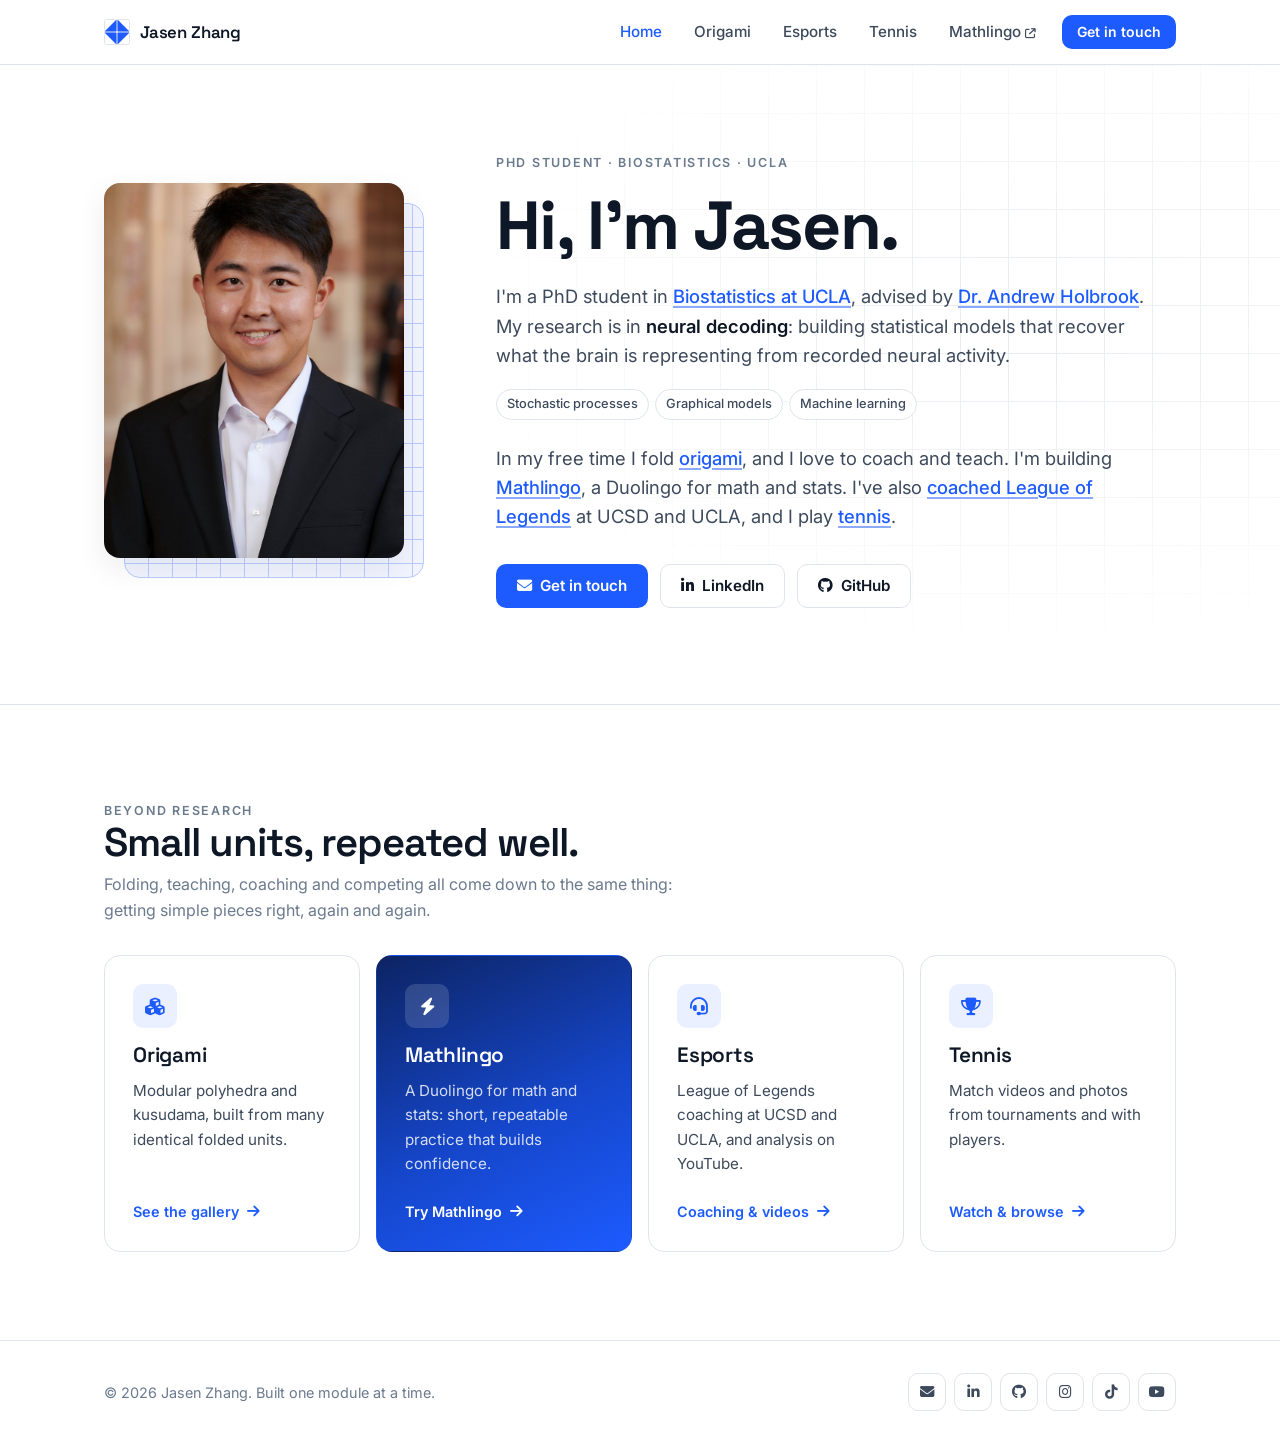
<file: index.html>
<!doctype html>
<html lang="en">
<head>
  <meta charset="utf-8">
  <meta name="viewport" content="width=device-width, initial-scale=1">
  <title>Jasen Zhang</title>
  <meta name="description" content="Jasen Zhang, PhD student in Biostatistics at UCLA working on neural decoding.">
  <link rel="icon" href="images/favicon.svg" type="image/svg+xml">

  <link rel="preconnect" href="https://fonts.googleapis.com">
  <link rel="preconnect" href="https://fonts.gstatic.com" crossorigin>
  <link rel="stylesheet" href="https://fonts.googleapis.com/css2?family=Inter:wght@400;500;600&family=Space+Grotesk:wght@500;600;700&display=swap">
  <link rel="stylesheet" href="https://cdnjs.cloudflare.com/ajax/libs/font-awesome/6.5.2/css/all.min.css">
  <link rel="stylesheet" href="css/main.css">
</head>
<body>

  <!-- HEADER: built by js/header.js -->
  <header id="site-header"></header>

  <main>
    <!-- ===== Intro: photo + elevator pitch ===== -->
    <section class="intro grid-bg">
      <div class="container intro-inner">
        <figure class="portrait">
          <img src="images/pictures/headshot-web.jpg" alt="Portrait of Jasen Zhang" width="800" height="1200">
        </figure>

        <div>
          <p class="eyebrow">PhD Student &middot; Biostatistics &middot; UCLA</p>
          <h1>Hi, I'm Jasen.</h1>
          <p class="lede">
            I'm a PhD student in <a class="text-link" href="https://ph.ucla.edu/departments/biostatistics" target="_blank" rel="noopener">Biostatistics at UCLA</a>,
            advised by <a class="text-link" href="https://andrewjholbrook.github.io/" target="_blank" rel="noopener">Dr. Andrew Holbrook</a>.
            My research is in <strong>neural decoding</strong>: building statistical models
            that recover what the brain is representing from recorded neural activity.
          </p>
          <ul class="chips" aria-label="Methods">
            <li class="chip">Stochastic processes</li>
            <li class="chip">Graphical models</li>
            <li class="chip">Machine learning</li>
          </ul>
          <p class="lede">
            In my free time I fold <a class="text-link" href="origami.html">origami</a>, and I love
            to coach and teach. I'm building <a class="text-link" href="https://mathlingo.jasen-zhang-2008.workers.dev/" target="_blank" rel="noopener">Mathlingo</a>,
            a Duolingo for math and stats. I've also <a class="text-link" href="esports.html">coached League of Legends</a>
            at UCSD and UCLA, and I play <a class="text-link" href="tennis.html">tennis</a>.
          </p>
          <div class="actions">
            <a class="btn btn-primary" href="mailto:jasenzhang@g.ucla.edu"><i class="fa-solid fa-envelope"></i> Get in touch</a>
            <a class="btn btn-ghost" href="https://www.linkedin.com/in/jasenzhang/" target="_blank" rel="noopener"><i class="fa-brands fa-linkedin-in"></i> LinkedIn</a>
            <a class="btn btn-ghost" href="https://github.com/jasenzhang1" target="_blank" rel="noopener"><i class="fa-brands fa-github"></i> GitHub</a>
          </div>
        </div>
      </div>
    </section>

    <!-- ===== Explore ===== -->
    <section class="section">
      <div class="container">
        <div class="section-head">
          <div>
            <p class="eyebrow">Beyond research</p>
            <h2>Small units, repeated well.</h2>
            <p>Folding, teaching, coaching and competing all come down to the same thing: getting simple pieces right, again and again.</p>
          </div>
        </div>

        <div class="feature-grid">
          <a class="feature" href="origami.html">
            <span class="feature-icon"><i class="fa-solid fa-cubes"></i></span>
            <h3>Origami</h3>
            <p>Modular polyhedra and kusudama, built from many identical folded units.</p>
            <span class="go">See the gallery <i class="fa-solid fa-arrow-right"></i></span>
          </a>

          <a class="feature feature--bold" href="https://mathlingo.jasen-zhang-2008.workers.dev/" target="_blank" rel="noopener">
            <span class="feature-icon"><i class="fa-solid fa-bolt"></i></span>
            <h3>Mathlingo</h3>
            <p>A Duolingo for math and stats: short, repeatable practice that builds confidence.</p>
            <span class="go">Try Mathlingo <i class="fa-solid fa-arrow-right"></i></span>
          </a>

          <a class="feature" href="esports.html">
            <span class="feature-icon"><i class="fa-solid fa-headset"></i></span>
            <h3>Esports</h3>
            <p>League of Legends coaching at UCSD and UCLA, and analysis on YouTube.</p>
            <span class="go">Coaching &amp; videos <i class="fa-solid fa-arrow-right"></i></span>
          </a>

          <a class="feature" href="tennis.html">
            <span class="feature-icon"><i class="fa-solid fa-trophy"></i></span>
            <h3>Tennis</h3>
            <p>Match videos and photos from tournaments and with players.</p>
            <span class="go">Watch &amp; browse <i class="fa-solid fa-arrow-right"></i></span>
          </a>
        </div>
      </div>
    </section>
  </main>

  <!-- FOOTER: built by js/footer.js -->
  <footer id="site-footer"></footer>

  <script src="js/header.js"></script>
  <script src="js/footer.js"></script>
</body>
</html>
</file>
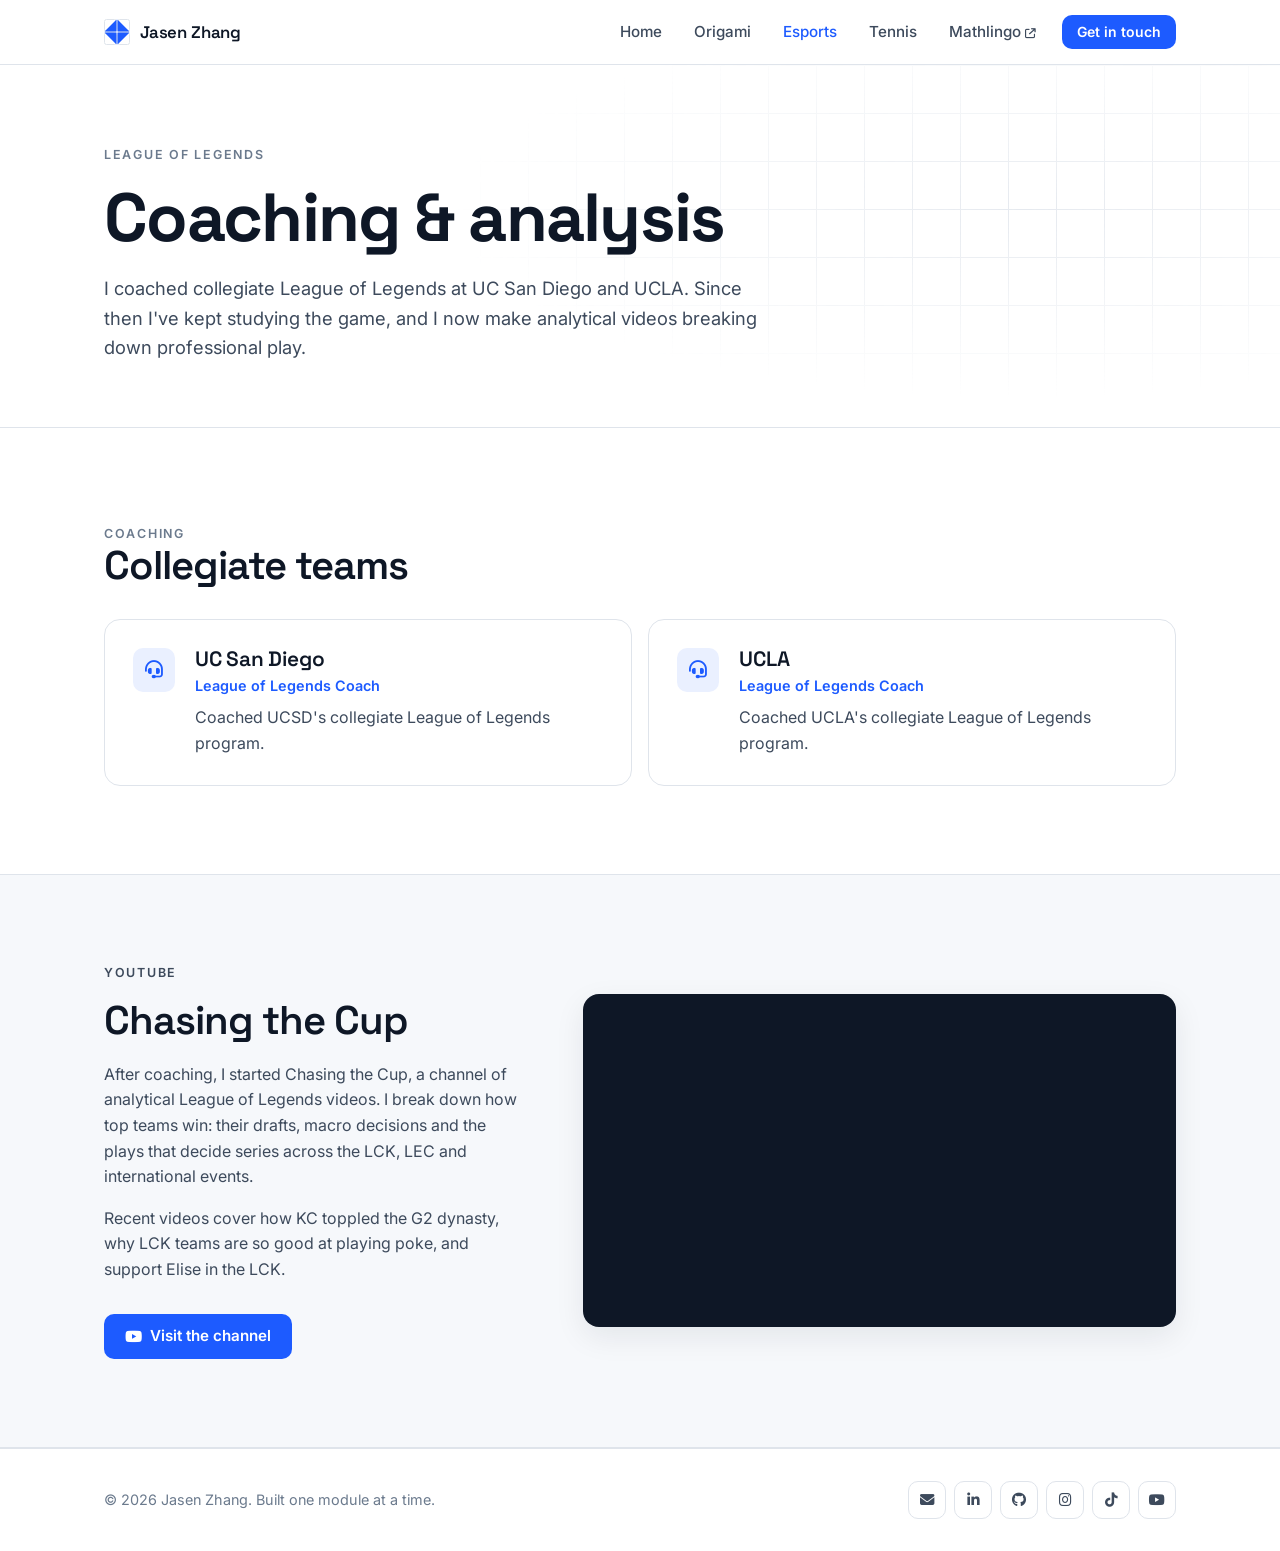
<file: esports.html>
<!doctype html>
<html lang="en">
<head>
  <meta charset="utf-8">
  <meta name="viewport" content="width=device-width, initial-scale=1">
  <title>Esports · Jasen Zhang</title>
  <meta name="description" content="League of Legends coaching at UCSD and UCLA, and analysis videos on Chasing the Cup.">
  <link rel="icon" href="images/favicon.svg" type="image/svg+xml">

  <link rel="preconnect" href="https://fonts.googleapis.com">
  <link rel="preconnect" href="https://fonts.gstatic.com" crossorigin>
  <link rel="stylesheet" href="https://fonts.googleapis.com/css2?family=Inter:wght@400;500;600&family=Space+Grotesk:wght@500;600;700&display=swap">
  <link rel="stylesheet" href="https://cdnjs.cloudflare.com/ajax/libs/font-awesome/6.5.2/css/all.min.css">
  <link rel="stylesheet" href="css/main.css">
</head>
<body>

  <!-- HEADER: built by js/header.js -->
  <header id="site-header"></header>

  <main>
    <section class="page-head grid-bg">
      <div class="container">
        <p class="eyebrow">League of Legends</p>
        <h1>Coaching &amp; analysis</h1>
        <p class="lede">
          I coached collegiate League of Legends at UC San Diego and UCLA. Since then I've kept
          studying the game, and I now make analytical videos breaking down professional play.
        </p>
      </div>
    </section>

    <!-- ===== Coaching ===== -->
    <section class="section">
      <div class="container">
        <div class="section-head">
          <div>
            <p class="eyebrow">Coaching</p>
            <h2>Collegiate teams</h2>
          </div>
        </div>

        <!-- TODO: add your years, roles and any team results to each card -->
        <div class="role-grid">
          <div class="role">
            <span class="feature-icon"><i class="fa-solid fa-headset"></i></span>
            <div>
              <h3>UC San Diego</h3>
              <p class="role-title">League of Legends Coach</p>
              <p>Coached UCSD's collegiate League of Legends program.</p>
            </div>
          </div>
          <div class="role">
            <span class="feature-icon"><i class="fa-solid fa-headset"></i></span>
            <div>
              <h3>UCLA</h3>
              <p class="role-title">League of Legends Coach</p>
              <p>Coached UCLA's collegiate League of Legends program.</p>
            </div>
          </div>
        </div>
      </div>
    </section>

    <!-- ===== YouTube ===== -->
    <section class="section section-alt">
      <div class="container split">
        <div>
          <p class="eyebrow">YouTube</p>
          <h2>Chasing the Cup</h2>
          <p>
            After coaching, I started Chasing the Cup, a channel of analytical League of Legends
            videos. I break down how top teams win: their drafts, macro decisions and the
            plays that decide series across the LCK, LEC and international events.
          </p>
          <p>
            Recent videos cover how KC toppled the G2 dynasty, why LCK teams are so good at
            playing poke, and support Elise in the LCK.
          </p>
          <div class="actions">
            <a class="btn btn-primary" href="https://www.youtube.com/@ChasingCup" target="_blank" rel="noopener">
              <i class="fa-brands fa-youtube"></i> Visit the channel
            </a>
          </div>
        </div>

        <div class="video-frame">
          <iframe
            src="https://www.youtube-nocookie.com/embed/WBGhifiRMl8"
            title="T1 baron calls but they get increasingly more impossible"
            loading="lazy"
            allow="accelerometer; encrypted-media; picture-in-picture"
            allowfullscreen></iframe>
        </div>
      </div>
    </section>
  </main>

  <!-- FOOTER: built by js/footer.js -->
  <footer id="site-footer"></footer>

  <script src="js/header.js"></script>
  <script src="js/footer.js"></script>
</body>
</html>
</file>
<file: css/main.css>
/* Entry stylesheet — pulls in each topic file in order. */
@import url("base.css");
@import url("components.css");
@import url("nav.css");
@import url("layout.css");
@import url("portfolio.css");
</file>
